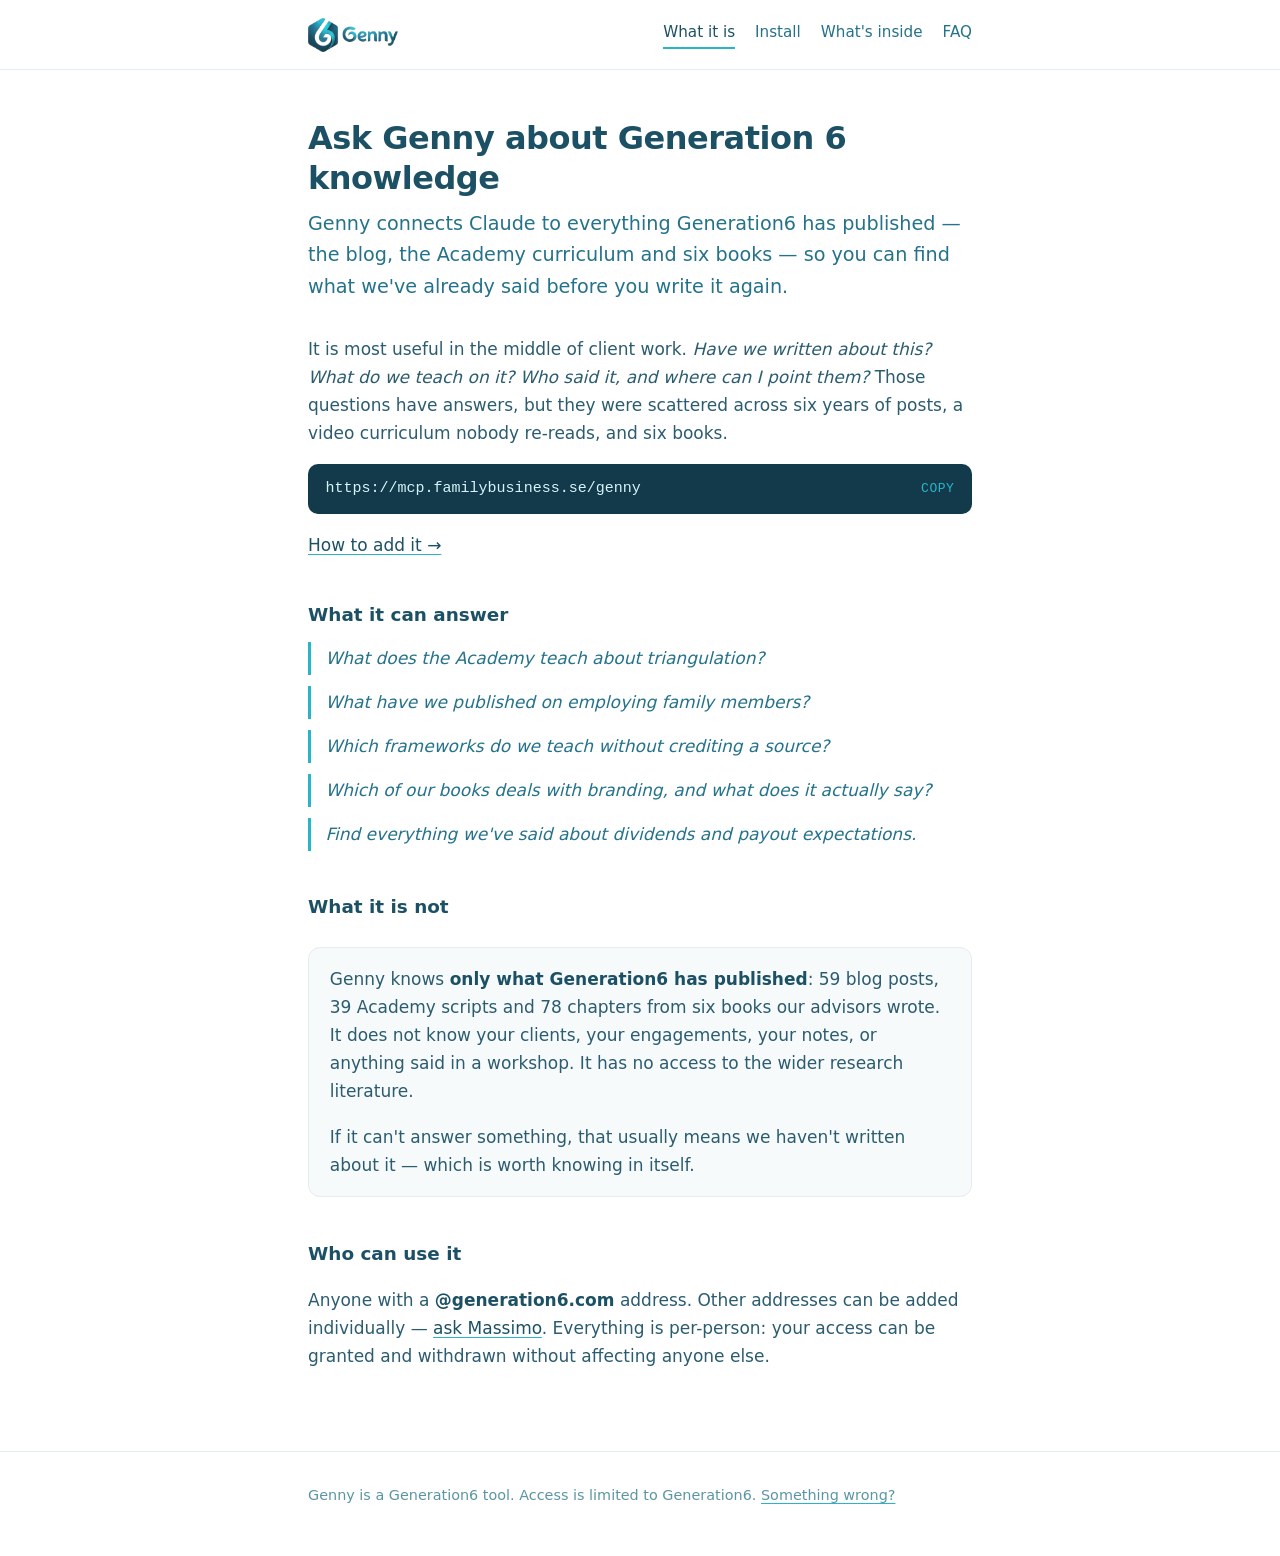
<file: index.html>
<!doctype html>
<html lang="en">
<meta charset="utf-8">
<meta name="viewport" content="width=device-width,initial-scale=1">
<title>Genny — Generation 6 knowledge, in Claude</title>
<meta name="description" content="Genny puts Generation6's own published knowledge — the blog, the Academy curriculum and six books — inside Claude, for Generation6 people.">
<meta name="robots" content="noindex">
<link rel="icon" href="/favicon.ico" sizes="any">
<link rel="icon" href="/favicon-32.png" type="image/png">
<link rel="apple-touch-icon" href="/apple-touch-icon.png">
<link rel="stylesheet" href="/styles.css">
<header><div class="wrap">
  <a href="/"><img src="/logo.png" srcset="/logo.png 1x, /logo@2x.png 2x" alt="Genny"></a>
  <nav><a href="/" aria-current="page">What it is</a><a href="/install.html">Install</a><a href="/inside.html">What's inside</a><a href="/faq.html">FAQ</a></nav>
</div></header>
<main><div class="wrap">
<h1>Ask Genny about Generation 6 knowledge</h1>
<p class="lede">Genny connects Claude to everything Generation6 has published — the blog, the
Academy curriculum and six books — so you can find what we've already said before you write
it again.</p>

<p>It is most useful in the middle of client work. <em>Have we written about this? What do we
teach on it? Who said it, and where can I point them?</em> Those questions have answers, but
they were scattered across six years of posts, a video curriculum nobody re-reads, and six
books.</p>

<button class="url" type="button" data-copy="https://mcp.familybusiness.se/genny"><span class="addr">https://mcp.familybusiness.se/genny</span><span class="hint" aria-hidden="true">Copy</span></button>
<span id="copy-status" role="status" aria-live="polite" class="sr"></span>
<p><a href="/install.html">How to add it →</a></p>

<h2>What it can answer</h2>
<ul class="try">
  <li>What does the Academy teach about triangulation?</li>
  <li>What have we published on employing family members?</li>
  <li>Which frameworks do we teach without crediting a source?</li>
  <li>Which of our books deals with branding, and what does it actually say?</li>
  <li>Find everything we've said about dividends and payout expectations.</li>
</ul>

<h2>What it is not</h2>
<div class="card">
  <p>Genny knows <strong>only what Generation6 has published</strong>: 59 blog posts, 39
  Academy scripts and 78 chapters from six books our advisors wrote. It does not know your
  clients, your engagements, your notes, or anything said in a workshop. It has no access to
  the wider research literature.</p>
  <p>If it can't answer something, that usually means we haven't written about it — which is
  worth knowing in itself.</p>
</div>

<h2>Who can use it</h2>
<p>Anyone with a <strong>@generation6.com</strong> address. Other addresses can be added
individually — <a href="mailto:massimo.bau@ju.se?subject=Genny">ask Massimo</a>. Everything
is per-person: your access can be granted and withdrawn without affecting anyone else.</p>
</div></main>
<script src="/app.js" defer></script>
<footer><div class="wrap">
  Genny is a Generation6 tool. Access is limited to Generation6.
  <a href="mailto:massimo.bau@ju.se?subject=Genny">Something wrong?</a>
</div></footer>
</html>
</file>
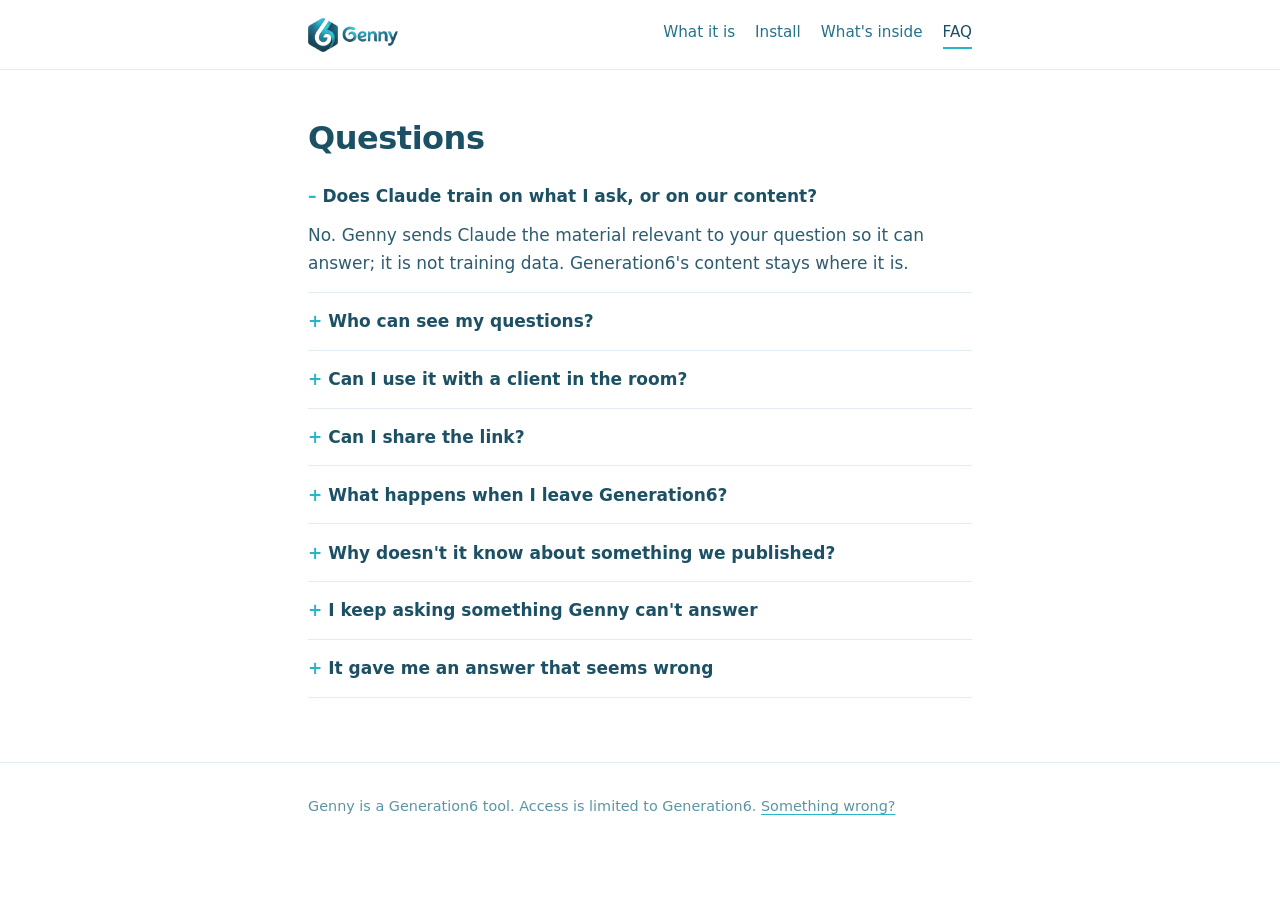
<file: faq.html>
<!doctype html>
<html lang="en">
<meta charset="utf-8">
<meta name="viewport" content="width=device-width,initial-scale=1">
<title>Genny — FAQ</title>
<meta name="description" content="Genny puts Generation6's own published knowledge — the blog, the Academy curriculum and six books — inside Claude, for Generation6 people.">
<meta name="robots" content="noindex">
<link rel="icon" href="/favicon.ico" sizes="any">
<link rel="icon" href="/favicon-32.png" type="image/png">
<link rel="apple-touch-icon" href="/apple-touch-icon.png">
<link rel="stylesheet" href="/styles.css">
<header><div class="wrap">
  <a href="/"><img src="/logo.png" srcset="/logo.png 1x, /logo@2x.png 2x" alt="Genny"></a>
  <nav><a href="/">What it is</a><a href="/install.html">Install</a><a href="/inside.html">What's inside</a><a href="/faq.html" aria-current="page">FAQ</a></nav>
</div></header>
<main><div class="wrap">
<h1>Questions</h1>

<details open><summary>Does Claude train on what I ask, or on our content?</summary>
<p>No. Genny sends Claude the material relevant to your question so it can answer; it is not
training data. Generation6's content stays where it is.</p></details>

<details><summary>Who can see my questions?</summary>
<p>Massimo can, and you should assume he does. Genny records every question, who asked it and
whether it found anything — mostly so we can see what people ask that we haven't written
about. That log is the point rather than a side effect, so it's better you know.</p></details>

<details><summary>Can I use it with a client in the room?</summary>
<p>Yes. Everything in Genny is already published — there's nothing in it a client couldn't
read on the website. Just remember Claude can be confidently wrong when it goes beyond what
Genny returned, so check anything you're about to say out loud.</p></details>

<details><summary>Can I share the link?</summary>
<p>Freely. The address isn't the protection — the email gate is. Someone without a
Generation6 address gets no further than the sign-in page.</p></details>

<details><summary>What happens when I leave Generation6?</summary>
<p>Your access is withdrawn. It takes effect on your next question, not whenever a token
happens to expire.</p></details>

<details><summary>Why doesn't it know about something we published?</summary>
<p>Content is added deliberately rather than picked up automatically, so recent material can
lag. <a href="mailto:massimo.bau@ju.se?subject=Genny">Tell us</a> and it gets added.</p></details>

<details><summary>I keep asking something Genny can't answer</summary>
<p>Please <a href="mailto:massimo.bau@ju.se?subject=Genny%20gap">tell us</a>. Genny logs
every question that finds nothing, and a repeated miss is the most useful thing you can
report — it usually means we haven't written the thing yet.</p></details>

<details><summary>It gave me an answer that seems wrong</summary>
<p>Worth reporting, and worth being specific. Genny returns what we published; if what we
published is being misread, or if the right piece isn't surfacing, both are fixable — but
only if we hear about it.</p></details>
</div></main>
<script src="/app.js" defer></script>
<footer><div class="wrap">
  Genny is a Generation6 tool. Access is limited to Generation6.
  <a href="mailto:massimo.bau@ju.se?subject=Genny">Something wrong?</a>
</div></footer>
</html>
</file>
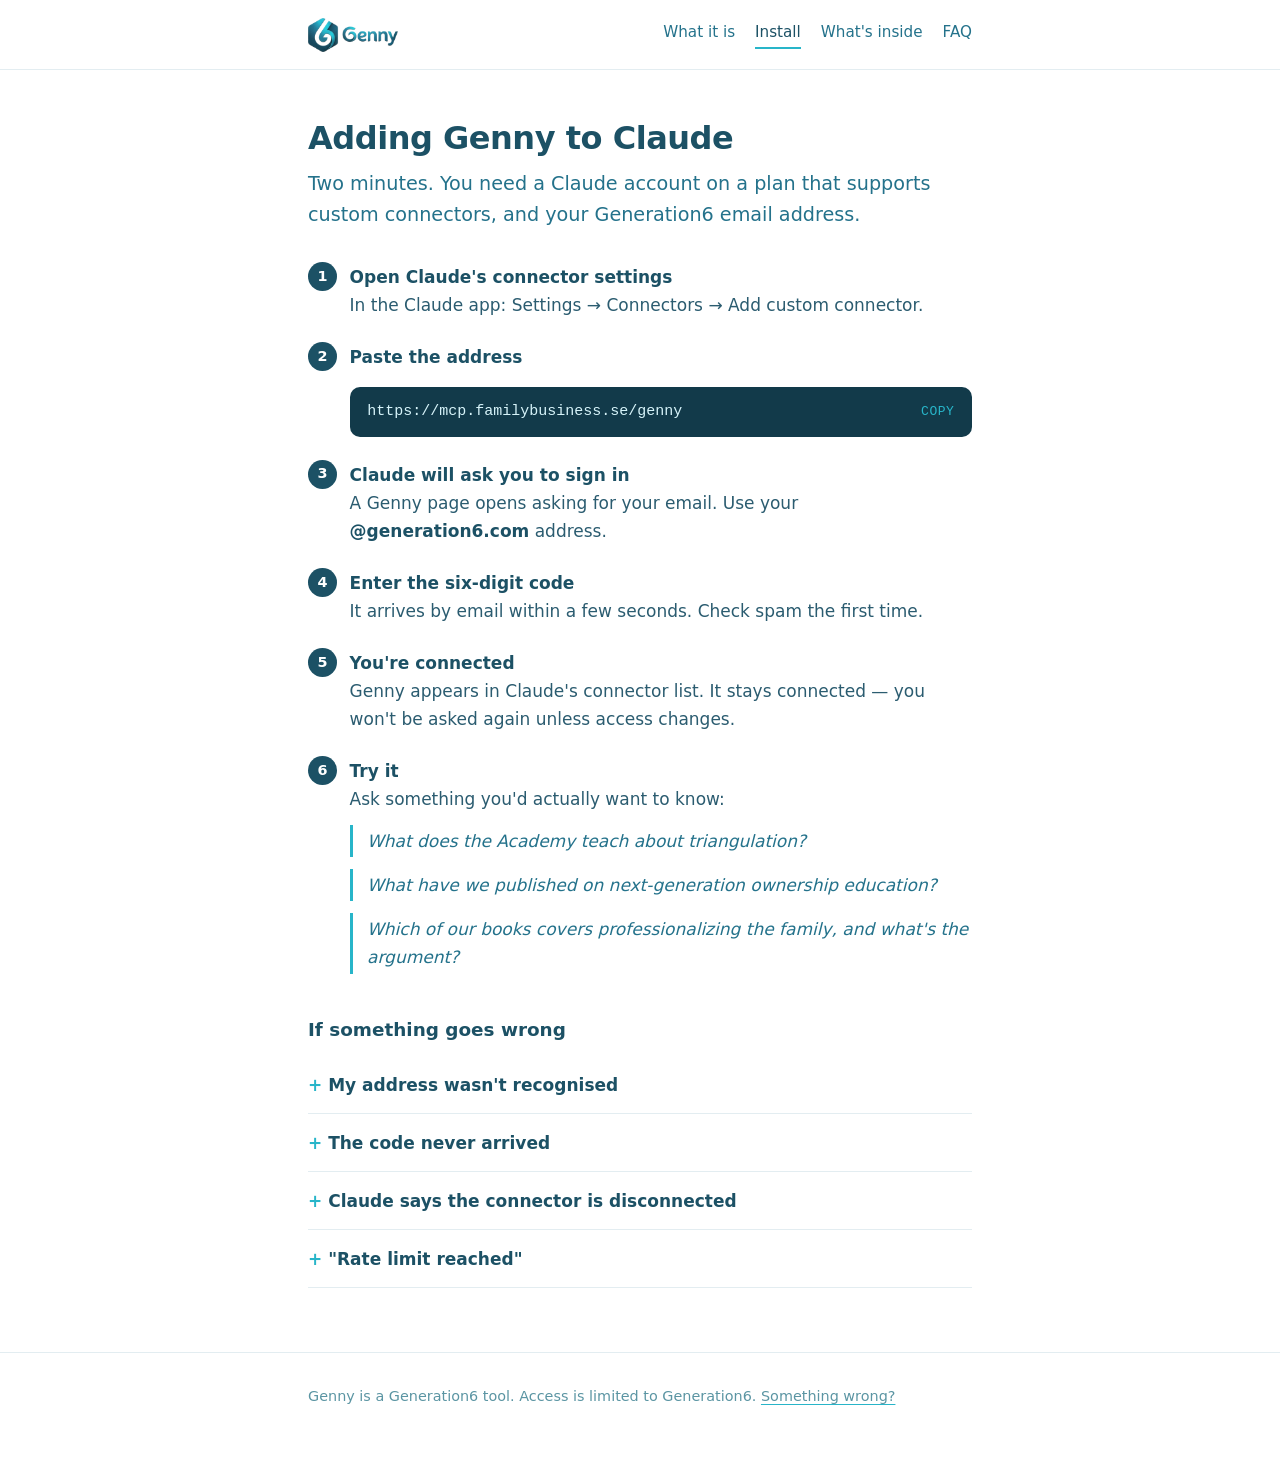
<file: install.html>
<!doctype html>
<html lang="en">
<meta charset="utf-8">
<meta name="viewport" content="width=device-width,initial-scale=1">
<title>Install Genny</title>
<meta name="description" content="Genny puts Generation6's own published knowledge — the blog, the Academy curriculum and six books — inside Claude, for Generation6 people.">
<meta name="robots" content="noindex">
<link rel="icon" href="/favicon.ico" sizes="any">
<link rel="icon" href="/favicon-32.png" type="image/png">
<link rel="apple-touch-icon" href="/apple-touch-icon.png">
<link rel="stylesheet" href="/styles.css">
<header><div class="wrap">
  <a href="/"><img src="/logo.png" srcset="/logo.png 1x, /logo@2x.png 2x" alt="Genny"></a>
  <nav><a href="/">What it is</a><a href="/install.html" aria-current="page">Install</a><a href="/inside.html">What's inside</a><a href="/faq.html">FAQ</a></nav>
</div></header>
<main><div class="wrap">
<h1>Adding Genny to Claude</h1>
<p class="lede">Two minutes. You need a Claude account on a plan that supports custom
connectors, and your Generation6 email address.</p>

<ol class="steps">
  <li><b>Open Claude's connector settings</b>
      In the Claude app: Settings → Connectors → Add custom connector.</li>
  <li><b>Paste the address</b>
      <button class="url" type="button" data-copy="https://mcp.familybusiness.se/genny"><span class="addr">https://mcp.familybusiness.se/genny</span><span class="hint" aria-hidden="true">Copy</span></button>
<span id="copy-status" role="status" aria-live="polite" class="sr"></span></li>
  <li><b>Claude will ask you to sign in</b>
      A Genny page opens asking for your email. Use your
      <strong>@generation6.com</strong> address.</li>
  <li><b>Enter the six-digit code</b>
      It arrives by email within a few seconds. Check spam the first time.</li>
  <li><b>You're connected</b>
      Genny appears in Claude's connector list. It stays connected — you won't be asked
      again unless access changes.</li>
  <li><b>Try it</b>
      Ask something you'd actually want to know:
      <ul class="try">
        <li>What does the Academy teach about triangulation?</li>
        <li>What have we published on next-generation ownership education?</li>
        <li>Which of our books covers professionalizing the family, and what's the
            argument?</li>
      </ul></li>
</ol>

<h2>If something goes wrong</h2>

<details><summary>My address wasn't recognised</summary>
<p>Genny only accepts @generation6.com addresses unless yours has been added individually.
If you should have access with a different address, <a href="mailto:massimo.bau@ju.se?subject=Genny%20access">ask</a> — it
takes a minute to add.</p></details>

<details><summary>The code never arrived</summary>
<p>Check spam first. If it's genuinely missing, try again — a new code invalidates the old
one. Codes expire after a few minutes.</p></details>

<details><summary>Claude says the connector is disconnected</summary>
<p>Remove it and add it again. If it fails a second time, that's worth reporting rather
than retrying — it usually means something on our side.</p></details>

<details><summary>"Rate limit reached"</summary>
<p>There's a ceiling of 40 questions an hour, which exists to stop runaway loops rather than
to ration you. Normal use never reaches it. If you hit it in ordinary work, tell us — the
limit is wrong, not you.</p></details>
</div></main>
<script src="/app.js" defer></script>
<footer><div class="wrap">
  Genny is a Generation6 tool. Access is limited to Generation6.
  <a href="mailto:massimo.bau@ju.se?subject=Genny">Something wrong?</a>
</div></footer>
</html>
</file>
<file: styles.css>
/* Genny — palette sampled from the mark.
   #28B5C9 is 2.1:1 on white: borders, underlines, focus rings, large display only.
   #1C5165 is 7.6:1 and carries all body copy. */
:root {
  --ink:   #1C5165;
  --mid:   #24728B;
  --cyan:  #28B5C9;
  --dark:  #123A4A;
  --soft:  #5B95A3;
  --line:  #e3edf1;
  --wash:  #f7fafb;
}

* { box-sizing: border-box }
html { -webkit-text-size-adjust: 100% }
body {
  margin: 0; background: #fff; color: var(--ink);
  font: 17px/1.65 -apple-system, BlinkMacSystemFont, "Segoe UI", system-ui, sans-serif;
}
.wrap { max-width: 44rem; margin: 0 auto; padding: 0 1.25rem }

header { border-bottom: 1px solid var(--line); background: #fff }
header .wrap { display: flex; align-items: center; gap: 1.5rem; padding-top: 1.1rem; padding-bottom: 1.1rem; flex-wrap: wrap }
header img { height: 34px; width: auto; display: block }
nav { margin-left: auto; display: flex; gap: 1.25rem; flex-wrap: wrap }
nav a { color: var(--mid); text-decoration: none; font-size: .95rem; padding-bottom: 2px }
nav a:hover { color: var(--ink); border-bottom: 2px solid var(--cyan) }
nav a[aria-current] { color: var(--ink); border-bottom: 2px solid var(--cyan) }

main { padding: 3rem 0 4rem }
h1 { font-size: 2rem; line-height: 1.25; margin: 0 0 .6rem; font-weight: 650; letter-spacing: -.015em }
h2 { font-size: 1.15rem; margin: 2.6rem 0 .7rem; font-weight: 650 }
h3 { font-size: 1rem; margin: 1.8rem 0 .4rem; font-weight: 650 }
p, li { color: #2b5c70 }
.lede { font-size: 1.2rem; color: var(--mid); margin: 0 0 2rem }
a { color: var(--ink); text-decoration: underline; text-decoration-color: var(--cyan); text-underline-offset: 3px }
a:hover { text-decoration-thickness: 2px }
strong { color: var(--ink) }

.card { background: var(--wash); border: 1px solid var(--line); border-radius: 12px; padding: 1.1rem 1.3rem; margin: 1.5rem 0 }
.card p:last-child, .card ul:last-child { margin-bottom: 0 }
.card p:first-child, .card ul:first-child { margin-top: 0 }

.url { display: flex; align-items: center; gap: 1rem; width: 100%; text-align: left;
       background: var(--dark); color: #d6f3f9; border: 0; border-radius: 10px;
       padding: .85rem 1.1rem; font: 15px/1.5 ui-monospace, SFMono-Regular, Menlo, monospace;
       margin: 1rem 0; cursor: pointer }
.url .addr { word-break: break-all }
.url .hint { margin-left: auto; flex: none; color: var(--cyan); font-family: inherit;
             font-size: 13px; letter-spacing: .04em; text-transform: uppercase }
.url:hover { background: #0d2c39; color: #fff }
.url:hover .hint { color: #6fe0ef }
.url:active { transform: translateY(1px) }
.sr { position: absolute; width: 1px; height: 1px; overflow: hidden; clip: rect(0 0 0 0); white-space: nowrap }

ol.steps { counter-reset: s; list-style: none; padding: 0; margin: 1.5rem 0 }
ol.steps > li { counter-increment: s; position: relative; padding-left: 2.6rem; margin-bottom: 1.5rem }
ol.steps > li::before {
  content: counter(s); position: absolute; left: 0; top: -1px;
  width: 1.8rem; height: 1.8rem; border-radius: 50%; background: var(--ink); color: #fff;
  display: grid; place-items: center; font-size: .9rem; font-weight: 650;
}
ol.steps b { display: block; color: var(--ink) }

table { width: 100%; border-collapse: collapse; margin: 1.2rem 0; font-size: .96rem }
th { text-align: left; font-weight: 650; color: var(--mid); border-bottom: 2px solid var(--line); padding: .5rem .6rem }
td { padding: .5rem .6rem; border-bottom: 1px solid #f0f5f7 }
tr:last-child td { border-bottom: 0 }
td.n { text-align: right; font-variant-numeric: tabular-nums }

.stats { display: flex; gap: .8rem; flex-wrap: wrap; margin: 1.5rem 0 }
.stat { flex: 1 1 8rem; border: 1px solid var(--line); border-radius: 12px; padding: .9rem 1.1rem; background: #fff }
.stat b { display: block; font-size: 1.9rem; font-weight: 650; font-variant-numeric: tabular-nums; line-height: 1.1 }
.stat span { color: var(--soft); font-size: .78rem; text-transform: uppercase; letter-spacing: .06em }

details { border-bottom: 1px solid var(--line); padding: .9rem 0 }
details summary { cursor: pointer; font-weight: 650; color: var(--ink); list-style: none }
details summary::-webkit-details-marker { display: none }
details summary::before { content: "+ "; color: var(--cyan); font-weight: 700 }
details[open] summary::before { content: "– " }
details p { margin: .7rem 0 0 }

.try { margin: 0; padding: 0; list-style: none }
.try li { border-left: 3px solid var(--cyan); padding: .15rem 0 .15rem .9rem; margin: .7rem 0; color: var(--mid); font-style: italic }

footer { border-top: 1px solid var(--line); padding: 2rem 0 3rem; color: var(--soft); font-size: .9rem }
footer a { color: var(--soft) }

:focus-visible { outline: 2px solid var(--cyan); outline-offset: 2px; border-radius: 3px }

@media (max-width: 560px) {
  h1 { font-size: 1.6rem } .lede { font-size: 1.08rem }
  header .wrap { gap: .8rem } nav { gap: .9rem; margin-left: 0; width: 100% }
}
</file>
